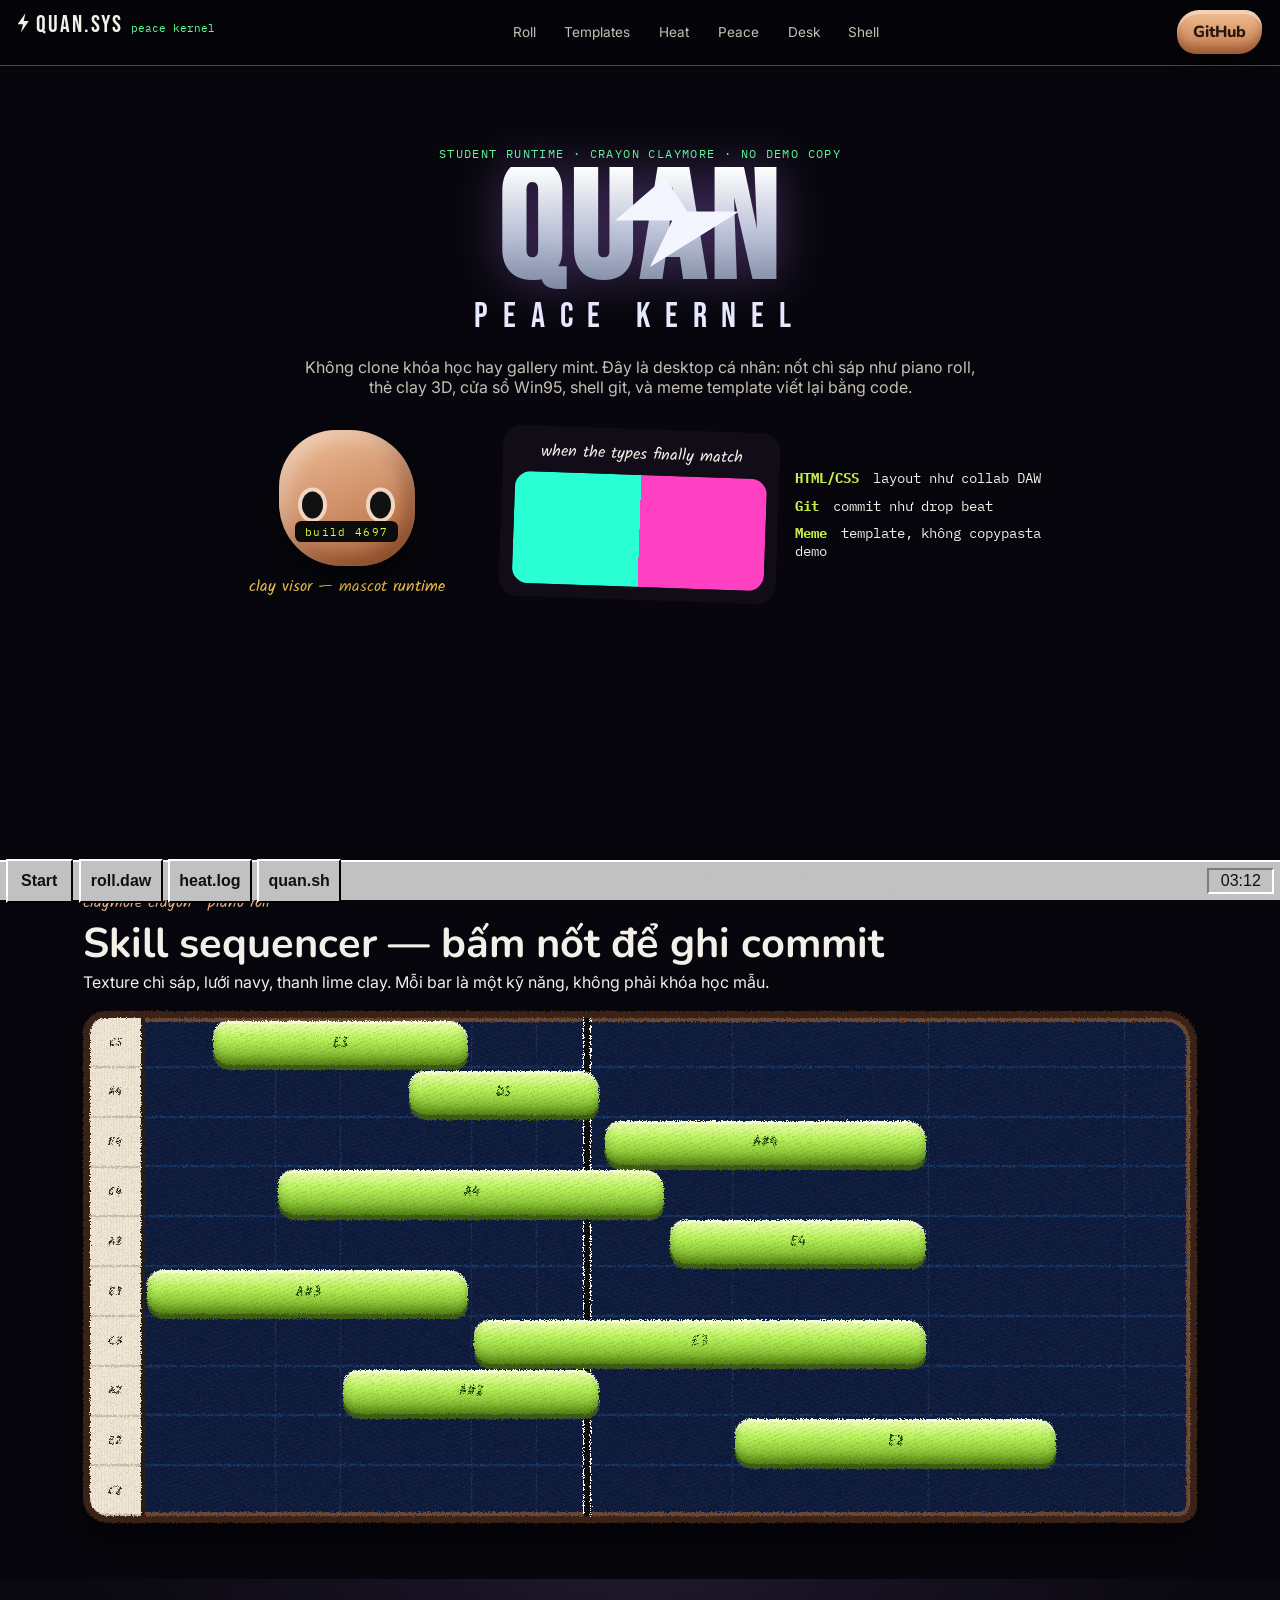
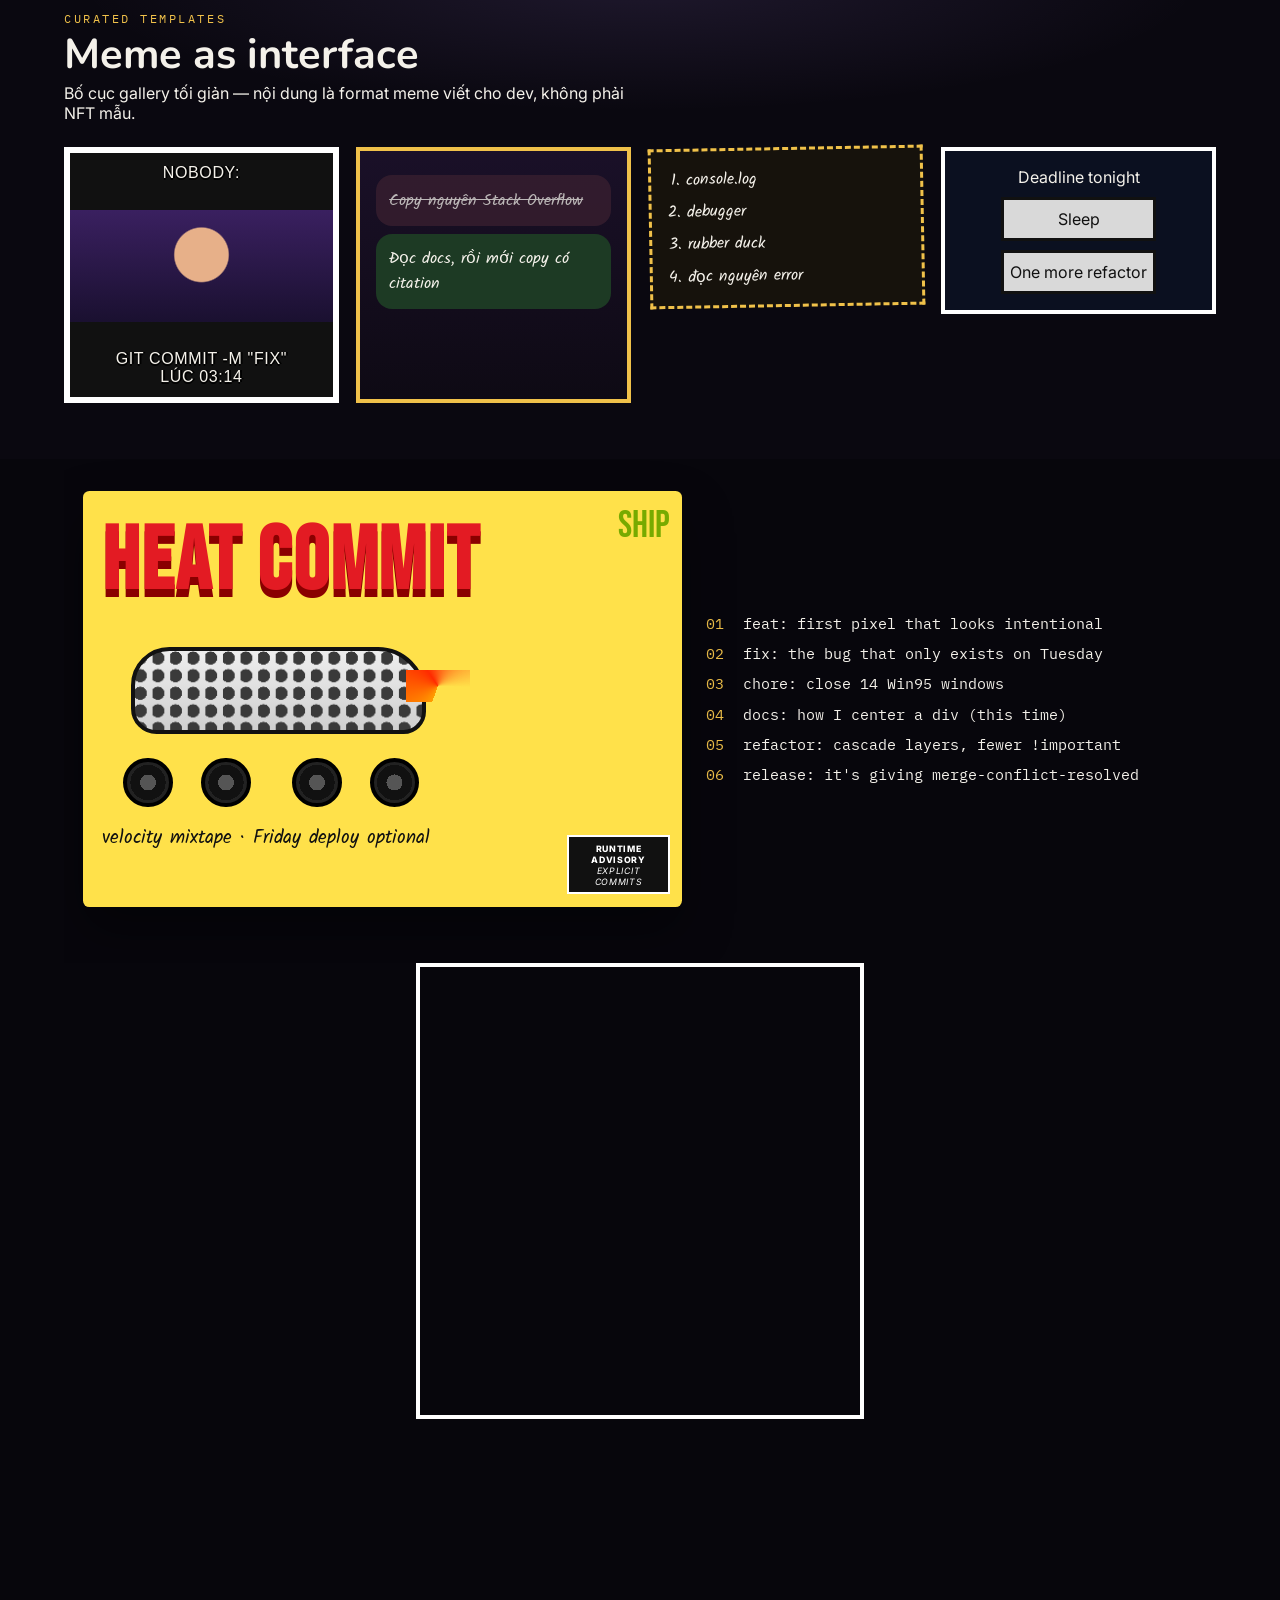
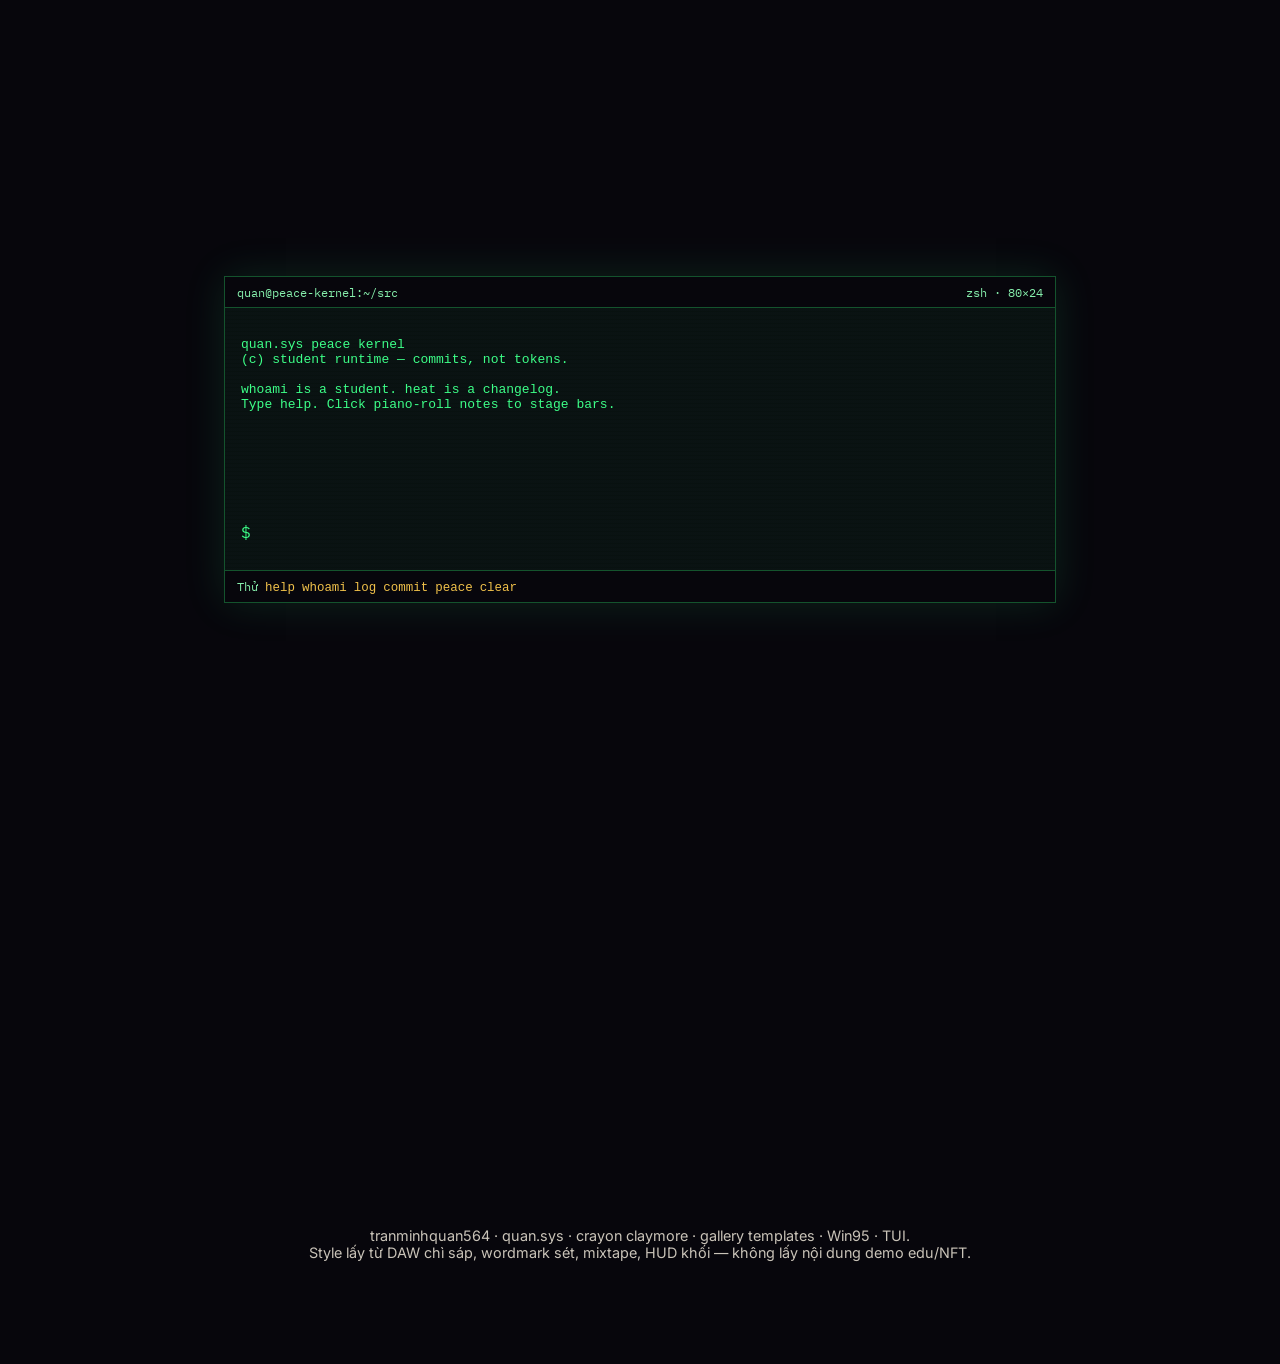
<file: index.html>
<!DOCTYPE html>
<html lang="vi">
  <head>
    <meta charset="utf-8" />
    <meta name="viewport" content="width=device-width, initial-scale=1" />
    <meta
      name="description"
      content="quan.sys — Peace Kernel. Portfolio mashup crayon-clay DAW, Win95, TUI và meme template cho Tran Minh Quan."
    />
    <title>quan.sys — Peace Kernel</title>
    <link rel="icon" href="./assets/favicon.svg" type="image/svg+xml" />
    <link rel="preconnect" href="https://fonts.googleapis.com" />
    <link rel="preconnect" href="https://fonts.gstatic.com" crossorigin />
    <link
      href="https://fonts.googleapis.com/css2?family=Bebas+Neue&family=IBM+Plex+Mono:wght@400;600&family=Inter:wght@400;600;700&family=Kalam:wght@700&family=Nunito:wght@800&display=swap"
      rel="stylesheet"
    />
    <link rel="stylesheet" href="./assets/styles.css" />
  </head>
  <body>
    <svg class="svg-defs" aria-hidden="true" focusable="false">
      <filter id="crayon" x="-20%" y="-20%" width="140%" height="140%">
        <feTurbulence type="fractalNoise" baseFrequency="0.85" numOctaves="3" seed="7" result="n" />
        <feDisplacementMap in="SourceGraphic" in2="n" scale="4.5" xChannelSelector="R" yChannelSelector="G" />
      </filter>
      <filter id="grain">
        <feTurbulence type="fractalNoise" baseFrequency="0.9" numOctaves="2" stitchTiles="stitch" />
        <feColorMatrix values="0 0 0 0 0  0 0 0 0 0  0 0 0 0 0  0 0 0 0.35 0" />
      </filter>
      <pattern id="hatch" width="6" height="6" patternUnits="userSpaceOnUse" patternTransform="rotate(28)">
        <rect width="6" height="6" fill="transparent" />
        <path d="M0 0 H6" stroke="rgb(255 255 255 / 0.22)" stroke-width="1.2" />
      </pattern>
    </svg>
    <div class="grain" aria-hidden="true"></div>
    <a class="skip-link" href="#main">Bỏ qua điều hướng</a>

    <header class="topbar">
      <a class="wordmark" href="#top">
        <span class="wordmark__bolt" aria-hidden="true"></span>
        <span class="wordmark__text">QUAN.SYS</span>
        <span class="wordmark__sub">peace kernel</span>
      </a>
      <nav class="topbar__nav" aria-label="Mục chính">
        <a href="#roll">Roll</a>
        <a href="#templates">Templates</a>
        <a href="#heat">Heat</a>
        <a href="#peace">Peace</a>
        <a href="#desk">Desk</a>
        <a href="#shell">Shell</a>
      </nav>
      <a class="clay-btn" href="https://github.com/tranminhquan564">GitHub</a>
    </header>

    <main id="main">
      <section class="hero" id="top">
        <div class="hero__sky" aria-hidden="true"></div>
        <p class="hero__kicker">student runtime · crayon claymore · no demo copy</p>
        <h1>
          QUAN
          <span class="hero__crack" aria-hidden="true"></span>
        </h1>
        <p class="hero__layer">PEACE KERNEL</p>
        <p class="hero__lede">
          Không clone khóa học hay gallery mint. Đây là desktop cá nhân: nốt chì sáp như piano roll,
          thẻ clay 3D, cửa sổ Win95, shell git, và meme template viết lại bằng code.
        </p>
        <div class="hero__row">
          <figure class="clay-bust">
            <div class="clay-bust__head" aria-hidden="true">
              <span class="clay-bust__eye"></span>
              <span class="clay-bust__eye"></span>
              <span class="clay-bust__visor">build 4697</span>
            </div>
            <figcaption>clay visor — mascot runtime</figcaption>
          </figure>
          <figure class="split-card" aria-label="Meme dual-tone">
            <p>when the types finally match</p>
            <div class="split-card__face" aria-hidden="true"></div>
          </figure>
          <ul class="hero__stats">
            <li><strong>HTML/CSS</strong> layout như collab DAW</li>
            <li><strong>Git</strong> commit như drop beat</li>
            <li><strong>Meme</strong> template, không copypasta demo</li>
          </ul>
        </div>
      </section>

      <section class="daw-wrap" id="roll">
        <header>
          <p class="eyebrow">claymore crayon · piano roll</p>
          <h2>Skill sequencer — bấm nốt để ghi commit</h2>
          <p>
            Texture chì sáp, lưới navy, thanh lime clay. Mỗi bar là một kỹ năng, không phải khóa học
            mẫu.
          </p>
        </header>
        <div class="daw" role="group" aria-label="Piano roll crayon clay">
          <div class="daw__keys" aria-hidden="true">
            <span>C5</span><span>A4</span><span>E4</span><span>C4</span>
            <span>A3</span><span>E3</span><span>C3</span><span>A2</span>
            <span>E2</span><span>C2</span>
          </div>
          <div class="daw__grid">
            <div class="playhead" aria-hidden="true"></div>
            <button class="note" type="button" style="--r: 1; --c: 2; --s: 4" data-cmd="feat: semantic html">E5</button>
            <button class="note" type="button" style="--r: 2; --c: 5; --s: 3" data-cmd="style: crayon tokens">D5</button>
            <button class="note" type="button" style="--r: 3; --c: 8; --s: 5" data-cmd="fix: contrast 4.5">A#4</button>
            <button class="note" type="button" style="--r: 4; --c: 3; --s: 6" data-cmd="chore: win95 window">A4</button>
            <button class="note" type="button" style="--r: 5; --c: 9; --s: 4" data-cmd="feat: tui git">E4</button>
            <button class="note" type="button" style="--r: 6; --c: 1; --s: 5" data-cmd="docs: meme templates">A#3</button>
            <button class="note" type="button" style="--r: 7; --c: 6; --s: 7" data-cmd="refactor: cascade layers">E3</button>
            <button class="note" type="button" style="--r: 8; --c: 4; --s: 4" data-cmd="test: reduced-motion">A#2</button>
            <button class="note" type="button" style="--r: 9; --c: 10; --s: 5" data-cmd="release: peace kernel">E2</button>
          </div>
        </div>
      </section>

      <section class="gallery" id="templates">
        <header class="gallery__head">
          <p class="gallery__kicker">curated templates</p>
          <h2>Meme as interface</h2>
          <p>Bố cục gallery tối giản — nội dung là format meme viết cho dev, không phải NFT mẫu.</p>
        </header>
        <ul class="gallery__grid">
          <li>
            <article class="impact">
              <p>nobody:</p>
              <div class="impact__art impact__art--a" aria-hidden="true"></div>
              <p>git commit -m "fix" lúc 03:14</p>
            </article>
          </li>
          <li>
            <article class="drake">
              <div>
                <span class="drake__no">Copy nguyên Stack Overflow</span>
                <span class="drake__yes">Đọc docs, rồi mới copy có citation</span>
              </div>
            </article>
          </li>
          <li>
            <article class="brain">
              <ol>
                <li>console.log</li>
                <li>debugger</li>
                <li>rubber duck</li>
                <li>đọc nguyên error</li>
              </ol>
            </article>
          </li>
          <li>
            <article class="two-btn">
              <p>Deadline tonight</p>
              <button type="button" disabled>Sleep</button>
              <button type="button">One more refactor</button>
            </article>
          </li>
        </ul>
      </section>

      <section class="tape" id="heat">
        <div class="tape__cover">
          <p class="tape__ftc">SHIP</p>
          <h2 class="drip">HEAT COMMIT</h2>
          <div class="truck" aria-hidden="true">
            <div class="truck__shoe"></div>
            <div class="truck__wheel truck__wheel--a"></div>
            <div class="truck__wheel truck__wheel--b"></div>
            <div class="truck__wheel truck__wheel--c"></div>
            <div class="truck__wheel truck__wheel--d"></div>
            <div class="truck__flame"></div>
          </div>
          <p class="tape__tag">velocity mixtape · Friday deploy optional</p>
          <aside class="advisory">
            <strong>RUNTIME</strong>
            <span>ADVISORY</span>
            <em>EXPLICIT COMMITS</em>
          </aside>
        </div>
        <ol class="tracklist">
          <li><span>01</span> feat: first pixel that looks intentional</li>
          <li><span>02</span> fix: the bug that only exists on Tuesday</li>
          <li><span>03</span> chore: close 14 Win95 windows</li>
          <li><span>04</span> docs: how I center a div (this time)</li>
          <li><span>05</span> refactor: cascade layers, fewer !important</li>
          <li><span>06</span> release: it's giving merge-conflict-resolved</li>
        </ol>
      </section>

      <section class="peace" id="peace">
        <div class="peace__top">
          <div class="clay-sage" aria-hidden="true">
            <span class="clay-sage__halo"></span>
            <span class="clay-sage__face"></span>
          </div>
          <p class="peace__caption">It's La Peace — conflict resolved</p>
        </div>
        <div class="mc" aria-label="Voxel HUD">
          <div class="mc__world"></div>
          <div class="mc__hud">
            <span class="mc__hearts"></span>
            <span class="mc__food"></span>
            <div class="hotbar">
              <b title="docs"></b>
              <b class="is-sel" title="editor"></b>
              <b></b><b></b><b></b><b></b><b></b><b></b><b></b>
            </div>
          </div>
        </div>
      </section>

      <section class="desk" id="desk">
        <div class="win" id="window-files">
          <div class="win__title">
            <span>explorer.exe — C:\QUAN\SRC</span>
            <button type="button" data-close-window aria-label="Đóng cửa sổ">X</button>
          </div>
          <div class="win__body">
            <p>Working tree (clean-ish)</p>
            <ul class="win-files">
              <li>index.html</li>
              <li>styles.css</li>
              <li>app.js</li>
              <li>README.md</li>
              <li>peace.kernel</li>
              <li>todo.never</li>
            </ul>
            <p>Compile.exe</p>
            <div class="win-bar" role="progressbar" aria-valuenow="78" aria-valuemin="0" aria-valuemax="100" aria-label="Compile 78%">
              <span data-fill="78"></span>
            </div>
            <p>Homework.dll</p>
            <div class="win-bar" role="progressbar" aria-valuenow="41" aria-valuemin="0" aria-valuemax="100" aria-label="Homework 41%">
              <span data-fill="41"></span>
            </div>
            <p>Peace.sys</p>
            <div class="win-bar" role="progressbar" aria-valuenow="100" aria-valuemin="0" aria-valuemax="100" aria-label="Peace 100%">
              <span data-fill="100"></span>
            </div>
          </div>
        </div>
        <article class="impact impact--side">
          <p>me explaining the bug</p>
          <div class="impact__art impact__art--b" aria-hidden="true"></div>
          <p>the bug: a missing semicolon</p>
        </article>
      </section>

      <section class="tui" id="shell">
        <div class="tui__frame">
          <header class="tui__chrome">
            <span>quan@peace-kernel:~/src</span>
            <span>zsh · 80×24</span>
          </header>
          <div class="tui__screen" id="terminal" tabindex="0" role="region" aria-label="Git shell">
            <pre id="terminal-log"></pre>
            <form class="tui__form" id="tui-form" action="#" method="post">
              <label for="tui-input">$</label>
              <input id="tui-input" name="cmd" autocomplete="off" spellcheck="false" />
            </form>
          </div>
          <p class="tui__hint">
            Thử <code>help</code> <code>whoami</code> <code>log</code> <code>commit</code> <code>peace</code> <code>clear</code>
          </p>
        </div>
      </section>

      <section class="wall" id="wall">
        <p class="wall__blink">caption drop — template of the week</p>
        <div class="guestbook">
          <article>
            <h3>top / bottom</h3>
            <p>WHEN THE LINTER IS GREEN</p>
            <p>BUT PROD IS ON FIRE</p>
          </article>
          <article>
            <h3>two buttons</h3>
            <p>Write tests · Push and pray</p>
          </article>
          <article>
            <h3>it's giving</h3>
            <p>La Peace after rebase --onto main</p>
          </article>
        </div>
        <form class="sign" id="sign-form" action="#" method="post">
          <fieldset>
            <legend>Ký wall (local only)</legend>
            <label for="handle">Handle</label>
            <input id="handle" name="name" required maxlength="40" autocomplete="nickname" />
            <p class="hint" id="handle-hint">Tên ngắn, không cần email.</p>
            <label for="caption">Caption</label>
            <input id="caption" name="caption" required maxlength="120" aria-describedby="caption-hint" />
            <p class="hint" id="caption-hint">Một dòng meme. Lưu trên máy bạn.</p>
            <button class="clay-btn" type="submit">Drop caption</button>
          </fieldset>
        </form>
      </section>
    </main>

    <footer class="site-footer">
      <p>tranminhquan564 · quan.sys · crayon claymore · gallery templates · Win95 · TUI.</p>
      <p>Style lấy từ DAW chì sáp, wordmark sét, mixtape, HUD khối — không lấy nội dung demo edu/NFT.</p>
    </footer>

    <div class="taskbar" role="navigation" aria-label="Thanh Start">
      <button type="button" class="start-btn" id="start-btn" aria-expanded="false" aria-controls="start-menu">
        Start
      </button>
      <div class="taskbar__tabs">
        <a href="#roll">roll.daw</a>
        <a href="#heat">heat.log</a>
        <a href="#shell">quan.sh</a>
      </div>
      <time id="clock" datetime="">12:00</time>
    </div>

    <div class="start-menu" id="start-menu" hidden>
      <p>QUAN.SYS</p>
      <div class="start-menu__links">
        <a href="#roll">Programs \\ Piano Roll</a>
        <a href="#templates">Programs \\ Templates</a>
        <a href="#heat">Programs \\ Heat Commit</a>
        <a href="#peace">Programs \\ La Peace</a>
        <a href="#desk">Programs \\ Explorer</a>
        <a href="#shell">MS-DOS Prompt</a>
      </div>
    </div>

    <dialog class="win-dialog" id="sign-dialog" closedby="any" aria-labelledby="sign-dialog-title">
      <div class="win__title">
        <span id="sign-dialog-title">wall.sys</span>
        <form method="dialog"><button type="submit" aria-label="Đóng">X</button></form>
      </div>
      <div class="win__body">
        <p id="sign-dialog-body">Caption dropped.</p>
        <form method="dialog"><button class="win-ok" value="ok">OK</button></form>
      </div>
    </dialog>

    <script src="./assets/app.js" type="module"></script>
  </body>
</html>
</file>
<file: assets/styles.css>
@layer reset, base, theme, components, utilities;

@layer reset {
  *,
  *::before,
  *::after {
    box-sizing: border-box;
  }

  html {
    scroll-behavior: smooth;
  }

  body,
  h1,
  h2,
  h3,
  p,
  ol,
  ul,
  figure,
  fieldset {
    margin: 0;
  }

  fieldset {
    border: 0;
    padding: 0;
    min-inline-size: 0;
  }

  :where(button, a[href], input, select, summary) {
    cursor: pointer;
  }

  button,
  a,
  input {
    font: inherit;
  }
}

@layer theme {
  :root {
    color-scheme: dark;
    --bg: #07060c;
    --ink: #f4f1ea;
    --muted: #c9c3b8;
    --lime: #c8f04a;
    --note: #b6f25a;
    --navy: #14284f;
    --navy-deep: #0c1b3d;
    --clay: #e7b089;
    --clay-deep: #c47a4a;
    --gold: #f0c14a;
    --red: #e31b23;
    --yellow: #ffe14a;
    --win: #c3c3c3;
    --win-blue: #000080;
    --term: #3dff88;
    --aurora: #5cff9a;
    --focus: 3px solid var(--lime);
    --font: "Inter", system-ui, sans-serif;
    --display: "Bebas Neue", "Oswald", sans-serif;
    --hand: "Kalam", "Comic Sans MS", cursive;
    --clay-font: "Nunito", system-ui, sans-serif;
    --mono: "IBM Plex Mono", ui-monospace, monospace;
    --bar: 2.5rem;
    --in-oklch: ;
  }

  @supports (background: linear-gradient(in oklch, #000, #fff)) {
    :root {
      --in-oklch: in oklch;
    }
  }
}

@layer base {
  body {
    font-family: var(--font);
    color: var(--ink);
    background: var(--bg);
    padding-block-end: calc(var(--bar) + 1rem);
    overflow-x: clip;
  }

  :focus-visible {
    outline: var(--focus);
    outline-offset: 3px;
  }

  h1,
  h2 {
    text-wrap: balance;
  }

  p {
    text-wrap: pretty;
  }

  .svg-defs {
    position: absolute;
    width: 0;
    height: 0;
  }

  .grain {
    pointer-events: none;
    position: fixed;
    inset: 0;
    z-index: 80;
    opacity: 0.18;
    mix-blend-mode: overlay;
    background: #000;
    filter: url("#grain");
  }

  .skip-link {
    position: absolute;
    inset-inline-start: 1rem;
    inset-block-start: 0.5rem;
    z-index: 90;
    padding: 0.6rem 1rem;
    background: var(--lime);
    color: #111;
    transform: translateY(-160%);
  }

  .skip-link:focus {
    transform: none;
  }
}

@layer components {
  .topbar {
    position: sticky;
    inset-block-start: 0;
    z-index: 40;
    display: flex;
    flex-wrap: wrap;
    align-items: center;
    justify-content: space-between;
    gap: 0.75rem;
    padding: 0.65rem 1.1rem;
    background: color-mix(in srgb, var(--bg) 78%, black);
    border-block-end: 1px solid color-mix(in srgb, var(--lime) 35%, transparent);
  }

  .wordmark {
    display: flex;
    align-items: baseline;
    gap: 0.45rem;
    text-decoration: none;
    color: inherit;
    min-height: 44px;
  }

  .wordmark__bolt {
    width: 0.7rem;
    height: 1.2rem;
    background: var(--ink);
    clip-path: polygon(70% 0, 0 58%, 48% 58%, 30% 100%, 100% 40%, 55% 40%);
  }

  .wordmark__text {
    font-family: var(--display);
    letter-spacing: 0.08em;
    font-size: 1.5rem;
  }

  .wordmark__sub {
    font-family: var(--mono);
    font-size: 0.7rem;
    color: var(--aurora);
  }

  .topbar__nav {
    display: flex;
    flex-wrap: wrap;
    gap: 0.4rem;
  }

  .topbar__nav a {
    min-height: 44px;
    display: grid;
    place-items: center;
    padding-inline: 0.7rem;
    color: var(--muted);
    text-decoration: none;
    font-size: 0.85rem;
  }

  .clay-btn {
    display: inline-grid;
    place-items: center;
    min-height: 44px;
    padding: 0.45rem 1rem;
    border: 0;
    border-radius: 1.4rem 1.1rem 1.5rem 1.2rem;
    background: linear-gradient(180deg, #f3c39a, var(--clay-deep));
    color: #2a160c;
    font-family: var(--clay-font);
    font-weight: 800;
    text-decoration: none;
    box-shadow:
      inset 0 4px 0 rgb(255 255 255 / 0.35),
      inset 0 -6px 10px rgb(80 30 10 / 0.35),
      0 10px 18px rgb(0 0 0 / 0.35);
  }

  .clay-btn:active:not(:disabled) {
    transform: scale(0.96);
  }

  .hero {
    position: relative;
    isolation: isolate;
    min-height: 88dvh;
    padding: 4rem 1.2rem 5rem;
    overflow: clip;
    text-align: center;
  }

  .hero__sky {
    position: absolute;
    inset: 0;
    z-index: -1;
    background:
      radial-gradient(120% 70% at 50% -10%, #7cff9d 0%, transparent 42%),
      radial-gradient(90% 50% at 50% 100%, #6ea0ff 0%, transparent 46%),
      linear-gradient(var(--in-oklch) #02010a, #0b1020 55%, #101018);
  }

  .hero__kicker {
    margin-block: 1rem 0.4rem;
    font-family: var(--mono);
    font-size: 0.72rem;
    letter-spacing: 0.12em;
    text-transform: uppercase;
    color: var(--aurora);
  }

  .hero h1 {
    position: relative;
    font-family: var(--display);
    font-size: clamp(4rem, 18vw, 10rem);
    line-height: 0.8;
    letter-spacing: 0.04em;
    background: linear-gradient(#fff, #b9c0d6 55%, #7d869e);
    -webkit-background-clip: text;
    background-clip: text;
    color: #d5d8e2;
    -webkit-text-fill-color: transparent;
    filter: drop-shadow(0 0 24px rgb(180 120 255 / 0.35));
  }

  .hero__crack {
    position: absolute;
    inset: 8% 42% auto 48%;
    height: 70%;
    -webkit-text-fill-color: #f4f7ff;
    background: #f4f7ff;
    clip-path: polygon(40% 0, 0 48%, 46% 48%, 28% 100%, 100% 38%, 58% 38%);
    filter: drop-shadow(0 0 10px #fff);
  }

  .hero__layer {
    font-family: var(--display);
    letter-spacing: 0.42em;
    font-size: clamp(1.2rem, 4vw, 2.2rem);
    color: #e8ecff;
  }

  .hero__lede {
    max-width: 42rem;
    margin: 1.2rem auto 2rem;
    color: var(--muted);
  }

  .hero__row {
    display: grid;
    grid-template-columns: repeat(auto-fit, minmax(11rem, 1fr));
    gap: 1rem;
    max-width: 54rem;
    margin-inline: auto;
    align-items: center;
  }

  .clay-bust {
    margin: 0;
  }

  .clay-bust__head {
    width: 8.5rem;
    height: 8.5rem;
    margin-inline: auto;
    border-radius: 42% 48% 40% 46%;
    background: linear-gradient(160deg, #f0c3a0, #b56a3e);
    box-shadow:
      inset 8px 10px 16px rgb(255 255 255 / 0.28),
      inset -10px -12px 18px rgb(80 30 8 / 0.4),
      0 16px 24px rgb(0 0 0 / 0.4);
    display: grid;
    grid-template-columns: 1fr 1fr;
    place-items: center;
    position: relative;
  }

  .clay-bust__eye {
    width: 1.35rem;
    height: 1.7rem;
    border-radius: 50%;
    background: #111;
    box-shadow: 0 0 0 4px #f2d7c2;
    translate: 0 0.4rem;
  }

  .clay-bust__visor {
    position: absolute;
    inset-inline: 12%;
    inset-block-end: 18%;
    border-radius: 0.4rem;
    background: #0b0b0b;
    color: #d7ff4a;
    font-family: var(--mono);
    font-size: 0.7rem;
    letter-spacing: 0.12em;
    padding: 0.2rem 0;
  }

  .clay-bust figcaption {
    margin-block-start: 0.5rem;
    font-family: var(--hand);
    color: var(--gold);
  }

  .split-card {
    margin: 0;
    padding: 0.8rem;
    border-radius: 1.2rem;
    background: #120c18;
    transform: rotate(2deg);
  }

  .split-card p {
    font-family: var(--hand);
    margin-block-end: 0.5rem;
  }

  .split-card__face {
    height: 7rem;
    border-radius: 1rem;
    background:
      linear-gradient(90deg, #62f5c8 50%, #e35aa8 50%),
      radial-gradient(circle at 50% 40%, #fff 0 12%, transparent 13%);
    filter: contrast(1.2) saturate(1.4);
  }

  .hero__stats {
    list-style: none;
    padding: 0;
    text-align: start;
    font-family: var(--mono);
    font-size: 0.85rem;
    display: grid;
    gap: 0.6rem;
  }

  .hero__stats strong {
    color: var(--lime);
    margin-inline-end: 0.4rem;
  }

  .daw-wrap,
  .gallery,
  .tape,
  .desk,
  .wall {
    max-width: 72rem;
    margin-inline: auto;
    padding: 2rem 1.2rem 3.5rem;
    content-visibility: auto;
    contain-intrinsic-block-size: auto 32rem;
  }

  .eyebrow {
    font-family: var(--hand);
    color: var(--clay);
  }

  .daw-wrap h2,
  .gallery h2 {
    font-family: var(--clay-font);
    font-size: clamp(1.6rem, 4vw, 2.6rem);
  }

  .daw {
    display: grid;
    grid-template-columns: 3.4rem 1fr;
    margin-block-start: 1.2rem;
    min-height: 32rem;
    background:
      repeating-linear-gradient(
        -18deg,
        transparent 0 3px,
        rgb(255 255 255 / 0.04) 3px 4px
      ),
      repeating-linear-gradient(
        32deg,
        transparent 0 4px,
        rgb(0 0 0 / 0.22) 4px 5px
      ),
      repeating-linear-gradient(#0c1b3d 0 9.6%, #16325f 0 10%),
      var(--navy-deep);
    border: 7px solid #3a2418;
    border-radius: 1.4rem 1.9rem 1.1rem 1.6rem;
    box-shadow:
      inset 0 0 0 4px #6a4630,
      0 18px 30px rgb(0 0 0 / 0.45);
    overflow: hidden;
    filter: url("#crayon");
  }

  .daw__keys {
    display: grid;
    grid-template-rows: repeat(10, 1fr);
    background:
      repeating-linear-gradient(90deg, transparent 0 2px, rgb(80 50 20 / 0.08) 2px 3px),
      #efe6d6;
    color: #1a120c;
    font-family: var(--hand);
    font-size: 0.75rem;
    border-inline-end: 4px solid #2a1a12;
  }

  .daw__keys span {
    display: grid;
    place-items: center;
    border-block-end: 2px solid #cbbba6;
  }

  .daw__grid {
    position: relative;
    display: grid;
    grid-template-columns: repeat(16, 1fr);
    grid-template-rows: repeat(10, 1fr);
    background: repeating-linear-gradient(
      90deg,
      transparent 0 6.2%,
      rgb(255 255 255 / 0.08) 0 6.25%
    );
  }

  .playhead {
    position: absolute;
    inset-block: 0;
    inset-inline-start: 42%;
    width: 0.35rem;
    background: #f3f6ff;
    border-inline: 3px solid #111;
    box-shadow: 0 0 0 1px #fff;
    pointer-events: none;
  }

  .note {
    grid-row: var(--r);
    grid-column: var(--c) / span var(--s);
    z-index: 1;
    margin: 0.18rem;
    border: 0;
    border-radius: 0.95rem 1.2rem 0.85rem 1.05rem;
    background:
      linear-gradient(180deg, rgb(255 255 255 / 0.35), transparent 38%),
      repeating-linear-gradient(
        -24deg,
        transparent 0 3px,
        rgb(40 70 0 / 0.12) 3px 4px
      ),
      linear-gradient(180deg, #e8ff8a, var(--note) 42%, #6ea31f);
    color: #163000;
    font-family: var(--hand);
    font-size: 0.8rem;
    min-height: 44px;
    box-shadow:
      inset 0 3px 0 rgb(255 255 255 / 0.5),
      inset 0 -5px 8px rgb(40 70 0 / 0.38),
      0 5px 0 #3d5a12;
  }

  .note:hover:not(:disabled),
  .note.is-on {
    filter: brightness(1.08);
  }

  .gallery {
    background:
      radial-gradient(80% 50% at 50% 0%, rgb(180 140 255 / 0.12), transparent 55%),
      #0a0810;
    max-width: none;
    padding-inline: max(1.2rem, calc((100% - 72rem) / 2));
  }

  .gallery__head {
    max-width: 38rem;
    margin-block-end: 1.5rem;
  }

  .gallery__kicker {
    font-family: var(--mono);
    letter-spacing: 0.22em;
    text-transform: uppercase;
    font-size: 0.72rem;
    color: var(--gold);
  }

  .gallery__grid {
    list-style: none;
    padding: 0;
    display: grid;
    grid-template-columns: repeat(auto-fit, minmax(15rem, 1fr));
    gap: 1.1rem;
  }

  .impact--side {
    min-height: 18rem;
  }

  .impact {
    background: #111;
    border: 6px solid #fff;
    min-height: 16rem;
    display: grid;
    align-content: space-between;
    text-align: center;
    font-family: Impact, "Arial Black", sans-serif;
    letter-spacing: 0.04em;
    text-transform: uppercase;
  }

  .impact p {
    padding: 0.7rem;
    text-shadow: 0 2px 0 #000, 2px 0 0 #000;
  }

  .impact__art {
    min-height: 7rem;
  }

  .impact__art--a {
    background:
      radial-gradient(circle at 50% 40%, var(--clay) 0 18%, transparent 19%),
      linear-gradient(#3a2060, #1a1030);
  }

  .impact__art--b {
    background: radial-gradient(circle at 40% 30%, #f2c39a 0 20%, #2a1020 21%);
  }

  .drake {
    min-height: 16rem;
    padding: 1rem;
    background: linear-gradient(#1a1028, #0e0a14);
    border: 4px solid var(--gold);
    font-family: var(--hand);
  }

  .drake__no,
  .drake__yes {
    display: block;
    padding: 0.8rem;
    border-radius: 1rem;
    margin-block: 0.5rem;
  }

  .drake__no {
    background: #3a2030;
    text-decoration: line-through;
    opacity: 0.75;
  }

  .drake__yes {
    background: #1d3a24;
  }

  .brain {
    background: #16120c;
    border: 3px dashed var(--gold);
    padding: 1rem;
    transform: rotate(-1deg);
  }

  .brain ol {
    display: grid;
    gap: 0.45rem;
    padding-inline-start: 1.2rem;
    font-family: var(--hand);
  }

  .two-btn {
    background: #0b1020;
    border: 4px solid #fff;
    padding: 1rem;
    display: grid;
    gap: 0.6rem;
    place-content: center;
    text-align: center;
  }

  .two-btn button {
    min-height: 44px;
    border: 3px solid #111;
    background: #d9d9d9;
    color: #111;
  }

  .tape {
    display: grid;
    grid-template-columns: 1.1fr 0.9fr;
    gap: 1.5rem;
  }

  .tape__cover {
    position: relative;
    min-height: 26rem;
    background: var(--yellow);
    color: #111;
    overflow: clip;
    padding: 1.2rem;
    border-radius: 0.4rem;
    box-shadow: 0 24px 50px rgb(0 0 0 / 0.4);
  }

  .tape__ftc {
    position: absolute;
    inset-block-start: 0.7rem;
    inset-inline-end: 0.8rem;
    font-family: var(--display);
    font-size: 2.4rem;
    color: #7a0;
  }

  .drip {
    font-family: var(--display);
    font-size: clamp(3rem, 8vw, 5.5rem);
    color: var(--red);
    letter-spacing: 0.02em;
    text-shadow: 0 8px 0 #8a0000;
  }

  .truck {
    position: relative;
    width: min(22rem, 100%);
    height: 10rem;
    margin-block: 2rem 1rem;
  }

  .truck__shoe {
    position: absolute;
    inset-inline: 8%;
    inset-block-start: 0;
    height: 5.4rem;
    background:
      radial-gradient(circle at 30% 40%, #3a3a3a 0 0.4rem, transparent 0.42rem) 0 0 / 1.1rem 1.1rem,
      linear-gradient(#eee, #cfcfcf);
    border: 4px solid #111;
    border-radius: 2.4rem 3rem 1.4rem 1.6rem;
  }

  .truck__wheel {
    position: absolute;
    inset-block-end: 0;
    width: 3.1rem;
    height: 3.1rem;
    border-radius: 50%;
    background: radial-gradient(circle, #555 0 0.5rem, #111 0 1.1rem, #222 0);
    border: 4px solid #000;
  }

  .truck__wheel--a {
    inset-inline-start: 6%;
  }

  .truck__wheel--b {
    inset-inline-start: 28%;
  }

  .truck__wheel--c {
    inset-inline-start: 54%;
  }

  .truck__wheel--d {
    inset-inline-start: 76%;
  }

  .truck__flame {
    position: absolute;
    inset-inline-end: -1rem;
    inset-block-start: 1.4rem;
    width: 4rem;
    height: 2rem;
    background: conic-gradient(from 200deg, #ff9d00, #ff2a00, transparent 70%);
    filter: blur(0.5px);
  }

  .tape__tag {
    font-family: var(--hand);
    font-size: 1.2rem;
  }

  .advisory {
    position: absolute;
    inset-block-end: 0.8rem;
    inset-inline-end: 0.8rem;
    width: 6.4rem;
    background: #111;
    color: #fff;
    text-align: center;
    padding: 0.35rem;
    font-size: 0.55rem;
    letter-spacing: 0.08em;
    border: 2px solid #fff;
  }

  .advisory strong,
  .advisory span {
    display: block;
    font-weight: 800;
  }

  .tracklist {
    list-style: none;
    padding: 0;
    display: grid;
    align-content: center;
    gap: 0.7rem;
    font-family: var(--mono);
    font-size: 0.92rem;
  }

  .tracklist span {
    color: var(--gold);
    margin-inline-end: 0.6rem;
  }

  .peace {
    display: grid;
    max-width: 28rem;
    margin: 0 auto 3rem;
    border: 4px solid #fff;
    content-visibility: auto;
    contain-intrinsic-block-size: auto 36rem;
  }

  .peace__top {
    background:
      radial-gradient(circle at 50% 20%, #c8ff9a, transparent 40%),
      linear-gradient(#14331c, #0b1a12);
    min-height: 16rem;
    display: grid;
    place-items: end center;
    padding-block-end: 1rem;
  }

  .clay-sage {
    width: 8rem;
    height: 9rem;
    position: relative;
  }

  .clay-sage__halo {
    position: absolute;
    inset-inline: 10%;
    inset-block-start: 0;
    height: 1.2rem;
    background: #f2f2f2;
    border-radius: 40% 40% 0 0;
  }

  .clay-sage__face {
    position: absolute;
    inset-block-start: 1rem;
    inset-inline: 8%;
    height: 7rem;
    border-radius: 46% 48% 40% 42%;
    background: linear-gradient(#f0c8a6, #c47a4a);
    box-shadow: inset 6px 8px 12px rgb(255 255 255 / 0.3);
  }

  .peace__caption {
    width: min(18rem, 90%);
    background: #fff;
    color: #111;
    border-radius: 0.7rem;
    padding: 0.45rem 0.7rem;
    font-weight: 800;
  }

  .mc {
    background: #2b2b2b;
    min-height: 12rem;
    position: relative;
  }

  .mc__world {
    height: 8.5rem;
    background: repeating-conic-gradient(#1d3f8f 0 25%, #16326e 0 50%) 0 / 1.5rem 1.5rem;
  }

  .mc__hud {
    position: absolute;
    inset-inline: 0;
    inset-block-end: 0.4rem;
    display: grid;
    justify-items: center;
    gap: 0.25rem;
  }

  .mc__hearts,
  .mc__food {
    height: 0.7rem;
    width: 8rem;
    background: repeating-linear-gradient(90deg, #e03131 0 0.55rem, transparent 0 0.75rem);
  }

  .mc__food {
    background: repeating-linear-gradient(90deg, #c9832a 0 0.55rem, transparent 0 0.75rem);
  }

  .hotbar {
    display: flex;
    gap: 0.15rem;
    background: rgb(0 0 0 / 0.45);
    padding: 0.2rem;
  }

  .hotbar b {
    width: 1.5rem;
    height: 1.5rem;
    border: 2px solid #555;
    background: #2a2a2a;
  }

  .hotbar .is-sel {
    border-color: #fff;
  }

  .desk {
    display: grid;
    grid-template-columns: 1.2fr 0.8fr;
    gap: 1.2rem;
  }

  .win,
  .win-dialog {
    background: var(--win);
    color: #111;
    border: 2px solid;
    border-color: #fff #000 #000 #fff;
    font-family: Tahoma, "MS Sans Serif", var(--font), sans-serif;
  }

  .win__title {
    display: flex;
    justify-content: space-between;
    align-items: center;
    gap: 0.5rem;
    background: linear-gradient(90deg, var(--win-blue), #1084d0);
    color: #fff;
    padding: 0.15rem 0.25rem 0.15rem 0.5rem;
    font-weight: 700;
  }

  .win__title button {
    min-width: 44px;
    min-height: 32px;
    background: var(--win);
    border: 2px solid;
    border-color: #fff #000 #000 #fff;
  }

  .win__body {
    padding: 0.8rem;
  }

  .win-files {
    columns: 2;
    margin: 0.6rem 0 1rem;
  }

  .win-bar {
    height: 1.15rem;
    margin-block-end: 0.7rem;
    background: #fff;
    border: 2px solid;
    border-color: #808080 #fff #fff #808080;
  }

  .win-bar span {
    display: block;
    height: 100%;
    width: 0;
    background: repeating-linear-gradient(90deg, #000080 0 8px, #1084d0 8px 10px);
    transition: width 700ms ease-out;
  }

  .tui {
    padding: 0 1.2rem 3rem;
  }

  .tui__frame {
    max-width: 52rem;
    margin-inline: auto;
    border: 1px solid #14532d;
    box-shadow: 0 0 40px rgb(61 255 136 / 0.12);
  }

  .tui__chrome,
  .tui__hint {
    padding: 0.45rem 0.75rem;
    font-family: var(--mono);
    font-size: 0.78rem;
    color: #86efac;
    border-color: #14532d;
    border-style: solid;
    border-width: 0;
  }

  .tui__chrome {
    display: flex;
    justify-content: space-between;
    gap: 1rem;
    border-block-end-width: 1px;
  }

  .tui__hint {
    border-block-start-width: 1px;
  }

  .tui__screen {
    min-height: 16rem;
    padding: 1rem;
    font-family: var(--mono);
    color: var(--term);
    background:
      linear-gradient(rgb(61 255 136 / 0.05), rgb(61 255 136 / 0.05)),
      repeating-linear-gradient(transparent 0 3px, rgb(0 0 0 / 0.28) 3px 4px);
  }

  .tui__screen pre {
    white-space: pre-wrap;
    overflow-wrap: anywhere;
    min-height: 10rem;
  }

  .tui__form {
    display: flex;
    gap: 0.5rem;
    align-items: center;
  }

  .tui__form input {
    flex: 1;
    min-height: 44px;
    border: 0;
    background: transparent;
    color: var(--term);
    caret-color: var(--term);
  }

  .tui code {
    color: var(--gold);
  }

  .wall__blink {
    font-family: var(--hand);
    color: var(--lime);
    margin-block-end: 1rem;
  }

  .guestbook {
    display: grid;
    grid-template-columns: repeat(auto-fit, minmax(14rem, 1fr));
    gap: 1rem;
  }

  .guestbook article {
    background: #16120c;
    border: 3px dashed var(--gold);
    padding: 1rem;
    transform: rotate(-0.6deg);
  }

  .guestbook h3 {
    font-family: var(--mono);
    font-size: 0.8rem;
    letter-spacing: 0.08em;
    text-transform: uppercase;
    color: var(--gold);
    margin-block-end: 0.5rem;
  }

  .guestbook article:nth-child(2) {
    transform: rotate(0.8deg);
  }

  .sign {
    margin-block-start: 1.5rem;
    max-width: 28rem;
  }

  .sign legend {
    font-family: var(--clay-font);
    font-size: 1.3rem;
    margin-block-end: 0.7rem;
  }

  .sign label {
    display: block;
    font-weight: 700;
  }

  .sign input {
    min-height: 48px;
    width: 100%;
    margin-block: 0.25rem 0.35rem;
    border: 0;
    border-radius: 0.9rem;
    padding-inline: 0.7rem;
    background: #111;
    color: var(--ink);
  }

  .hint {
    color: var(--muted);
    font-size: 0.85rem;
    margin-block-end: 0.8rem;
  }

  .site-footer {
    padding: 1.5rem 1.2rem 3rem;
    text-align: center;
    color: var(--muted);
    font-size: 0.9rem;
  }

  .taskbar {
    position: fixed;
    inset-inline: 0;
    inset-block-end: 0;
    z-index: 50;
    height: var(--bar);
    display: flex;
    align-items: center;
    gap: 0.4rem;
    padding-inline: 0.35rem;
    background: var(--win);
    color: #111;
    border-block-start: 2px solid #fff;
    font-family: Tahoma, sans-serif;
  }

  .start-btn,
  .taskbar__tabs a {
    min-height: 44px;
    min-width: 4.2rem;
    display: grid;
    place-items: center;
    padding-inline: 0.6rem;
    background: var(--win);
    color: #111;
    text-decoration: none;
    font-weight: 800;
    border: 2px solid;
    border-color: #fff #000 #000 #fff;
    white-space: nowrap;
  }

  .start-btn[aria-expanded="true"] {
    border-color: #000 #fff #fff #000;
  }

  .taskbar__tabs {
    display: flex;
    gap: 0.3rem;
    flex: 1;
    min-width: 0;
    overflow: auto;
  }

  .taskbar time {
    border: 2px solid;
    border-color: #808080 #fff #fff #808080;
    padding: 0.1rem 0.45rem;
    min-width: 4.2rem;
    text-align: center;
  }

  .start-menu {
    position: fixed;
    inset-inline-start: 0.35rem;
    inset-block-end: var(--bar);
    z-index: 60;
    width: min(16rem, calc(100vw - 1rem));
    background: var(--win);
    color: #111;
    border: 2px solid;
    border-color: #fff #000 #000 #fff;
    display: flex;
    font-family: Tahoma, sans-serif;
  }

  .start-menu[hidden],
  .win[hidden] {
    display: none;
  }

  .start-menu p {
    flex: 0 0 2.1rem;
    margin: 0;
    padding: 0.4rem 0.3rem;
    writing-mode: vertical-rl;
    transform: rotate(180deg);
    color: #fff;
    background: linear-gradient(var(--win-blue), #1084d0);
  }

  .start-menu__links {
    flex: 1;
    display: grid;
  }

  .start-menu a {
    min-height: 44px;
    display: flex;
    align-items: center;
    padding-inline: 0.75rem;
    color: inherit;
    text-decoration: none;
  }

  .start-menu a:hover:not(:disabled) {
    background: var(--win-blue);
    color: #fff;
  }

  .win-dialog {
    padding: 0;
    border-width: 2px;
  }

  .win-dialog::backdrop {
    background: rgb(0 0 0 / 0.4);
  }

  .win-ok {
    min-width: 5rem;
    min-height: 44px;
    margin-block-start: 0.7rem;
    background: var(--win);
    border: 2px solid;
    border-color: #fff #000 #000 #fff;
  }
}

@layer utilities {
  @media (max-width: 800px) {
    .tape,
    .desk {
      grid-template-columns: 1fr;
    }

    .topbar__nav {
      display: none;
    }
  }

  @media (prefers-reduced-motion: reduce) {
    html {
      scroll-behavior: auto;
    }

    .win-bar span,
    .playhead {
      transition: none;
    }
  }

  @media (forced-colors: active) {
    .note,
    .clay-btn,
    .wordmark__bolt {
      forced-color-adjust: none;
    }
  }
}
</file>
